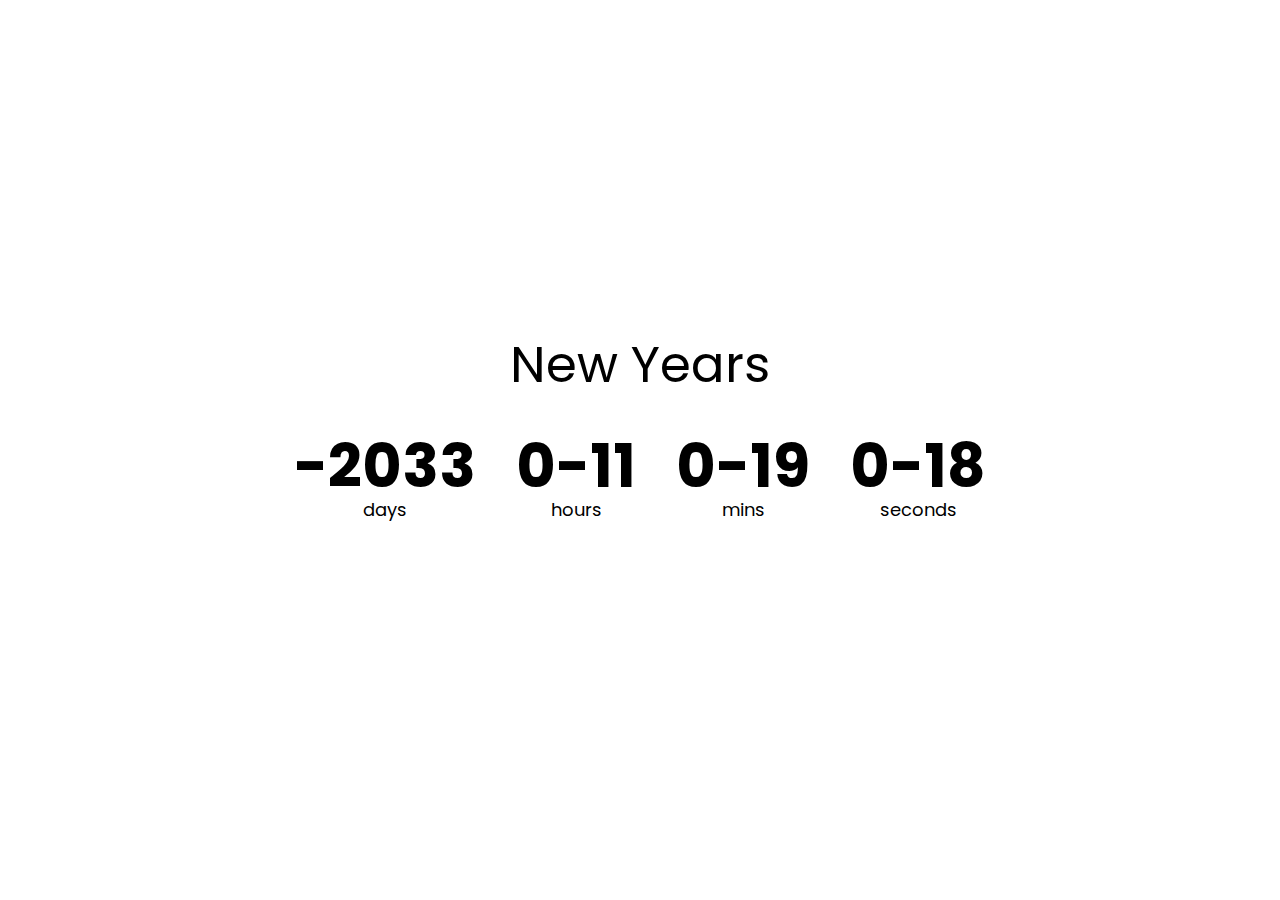
<file: Countdown Timer/index.html>
<!DOCTYPE html>
<html lang="en">
  <head>
    <meta charset="UTF-8" />
    <meta name="viewport" content="width=device-width, initial-scale=1.0" />
    <title>Document</title>
    <link rel="stylesheet" href="./New-Years-Timer/style.css" />
    <script src="./New-Years-Timer/script.js" defer></script>
  </head>
  <body>
    <h1>New Years</h1>
    <div class="countdown-container">
      <div class="countdown-el days-c">
        <p class="big-text" id="days">0</p>
        <span>days</span>
      </div>

      <div class="countdown-el hours-c">
        <p class="big-text" id="hours">0</p>
        <span>hours</span>
      </div>

      <div class="countdown-el mins-c">
        <p class="big-text" id="mins">0</p>
        <span>mins</span>
      </div>

      <div class="countdown-el seconds-c">
        <p class="big-text" id="seconds">0</p>
        <span>seconds</span>
      </div>
    </div>
  </body>
</html>
</file>
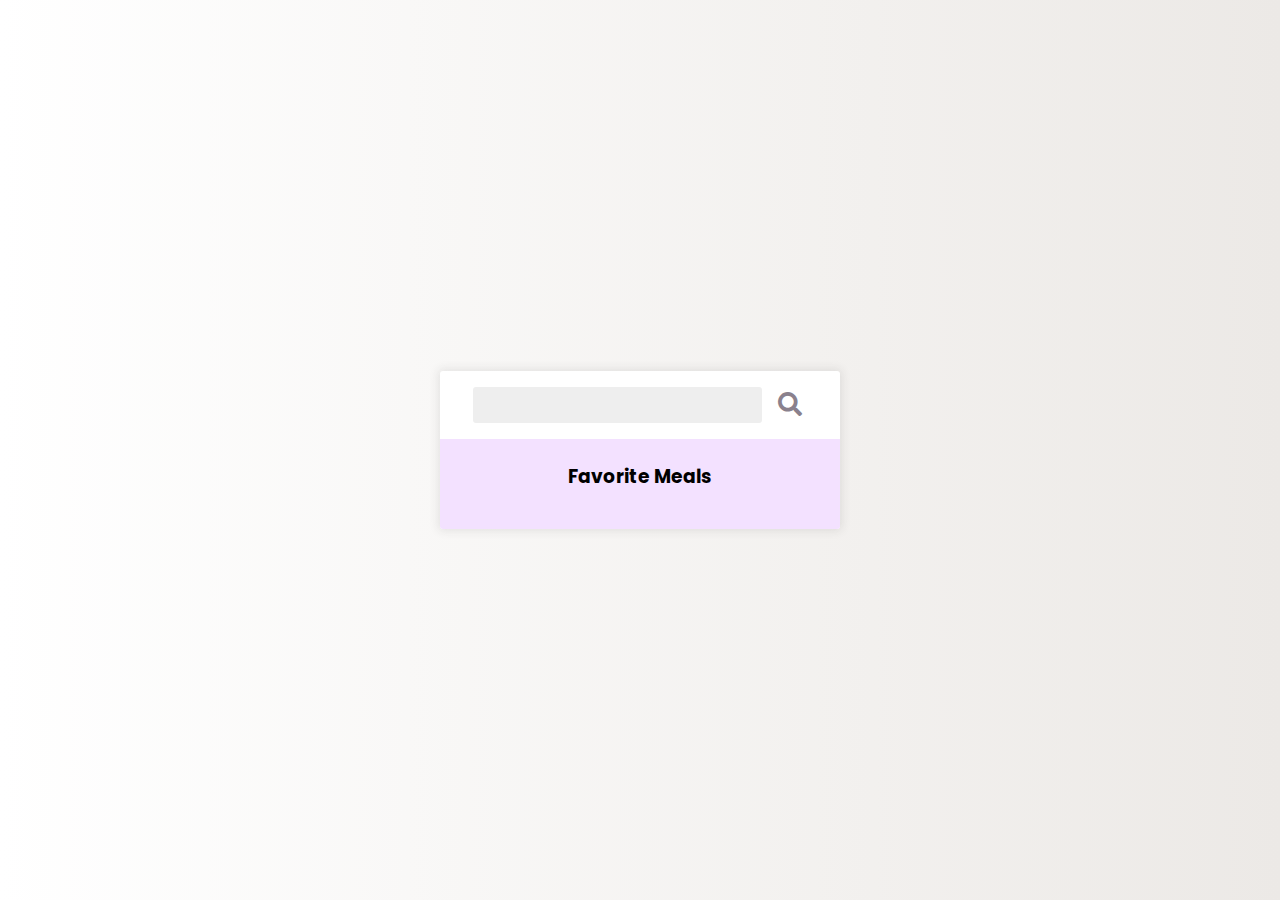
<file: Recipe App/index.html>
<!DOCTYPE html>
<html lang="en">
  <head>
    <meta charset="UTF-8" />
    <meta name="viewport" content="width=device-width, initial-scale=1.0" />
    <title>Recipes</title>
    <link
      rel="stylesheet"
      href="https://cdnjs.cloudflare.com/ajax/libs/font-awesome/5.15.1/css/all.min.css"
    />
    <link rel="stylesheet" href="./src/style.css" />
    <script src="./src/main.js"></script>
  </head>
  <body>
    <div class="mobile-container">
      <header>
        <input type="text" id="search-term" />
        <button id="search"><i class="fas fa-search"></i></button>
      </header>
      <div class="fav-container">
        <h3>Favorite Meals</h3>
        <ul class="fav-meals" id="fav-meals"></ul>
      </div>
      <div class="meals" id="meals"></div>
    </div>

    <div class="popup-container hidden" id="meal-popup">
      <div class="popup">
        <button id="close-popup" class="close-popup">
          <i class="fas fa-times"></i>
        </button>
        <div class="meal-info" id="meal-info"></div>
      </div>
    </div>
    <!-- <div class="mobile-container">
      <header>
        <input type="text" />
        <button id="search">
          <i class="fas fa-search"></i>
        </button>
      </header>

      <div class="fav-container">
        <h3>Favorite Meals</h3>
        <ul class="fav-meals">
          <li>
            <img
              src="https://www.themealdb.com/images/ingredients/Lime.png"
              alt=""
            />
            <span>Lime</span>
          </li>
          <li>
            <img
              src="https://www.themealdb.com/images/media/meals/llcbn01574260722.jpg/preview"
              alt=""
            />
            <span>Carbonara</span>
          </li>
          <li>
            <img
              src="https://www.themealdb.com/images/media/meals/d8f6qx1604182128.jpg"
              alt=""
            />
            <span>Lasagna</span>
          </li>
          <li>
            <img
              src="https://www.themealdb.com/images/media/meals/d8f6qx1604182128.jpg"
              alt=""
            />
            <span>Lasagna</span>
          </li>
          <li>
            <img
              src="https://www.themealdb.com/images/media/meals/d8f6qx1604182128.jpg"
              alt=""
            />
            <span>Lasagna</span>
          </li>
          <li>
            <img
              src="https://www.themealdb.com/images/media/meals/d8f6qx1604182128.jpg"
              alt=""
            />
            <span>Lasagna</span>
          </li>
          <li>
            <img
              src="https://www.themealdb.com/images/media/meals/d8f6qx1604182128.jpg"
              alt=""
            />
            <span>Lasagna</span>
          </li>
        </ul>
      </div>
      <div class="meals">
        <span class="random"> Random Recipe </span>
        <div class="meal">
          <div class="meal-header">
            <img
              src="https://www.themealdb.com/images/media/meals/4er7mj1598733193.jpg"
              alt=""
            />
          </div>

          <div class="meal-body">
            <h4>Veggie Veggie</h4>
            <button><i class="fa fa-heart"></i></button>
          </div>
        </div>
      </div>
    </div> -->
  </body>
</html>
</file>
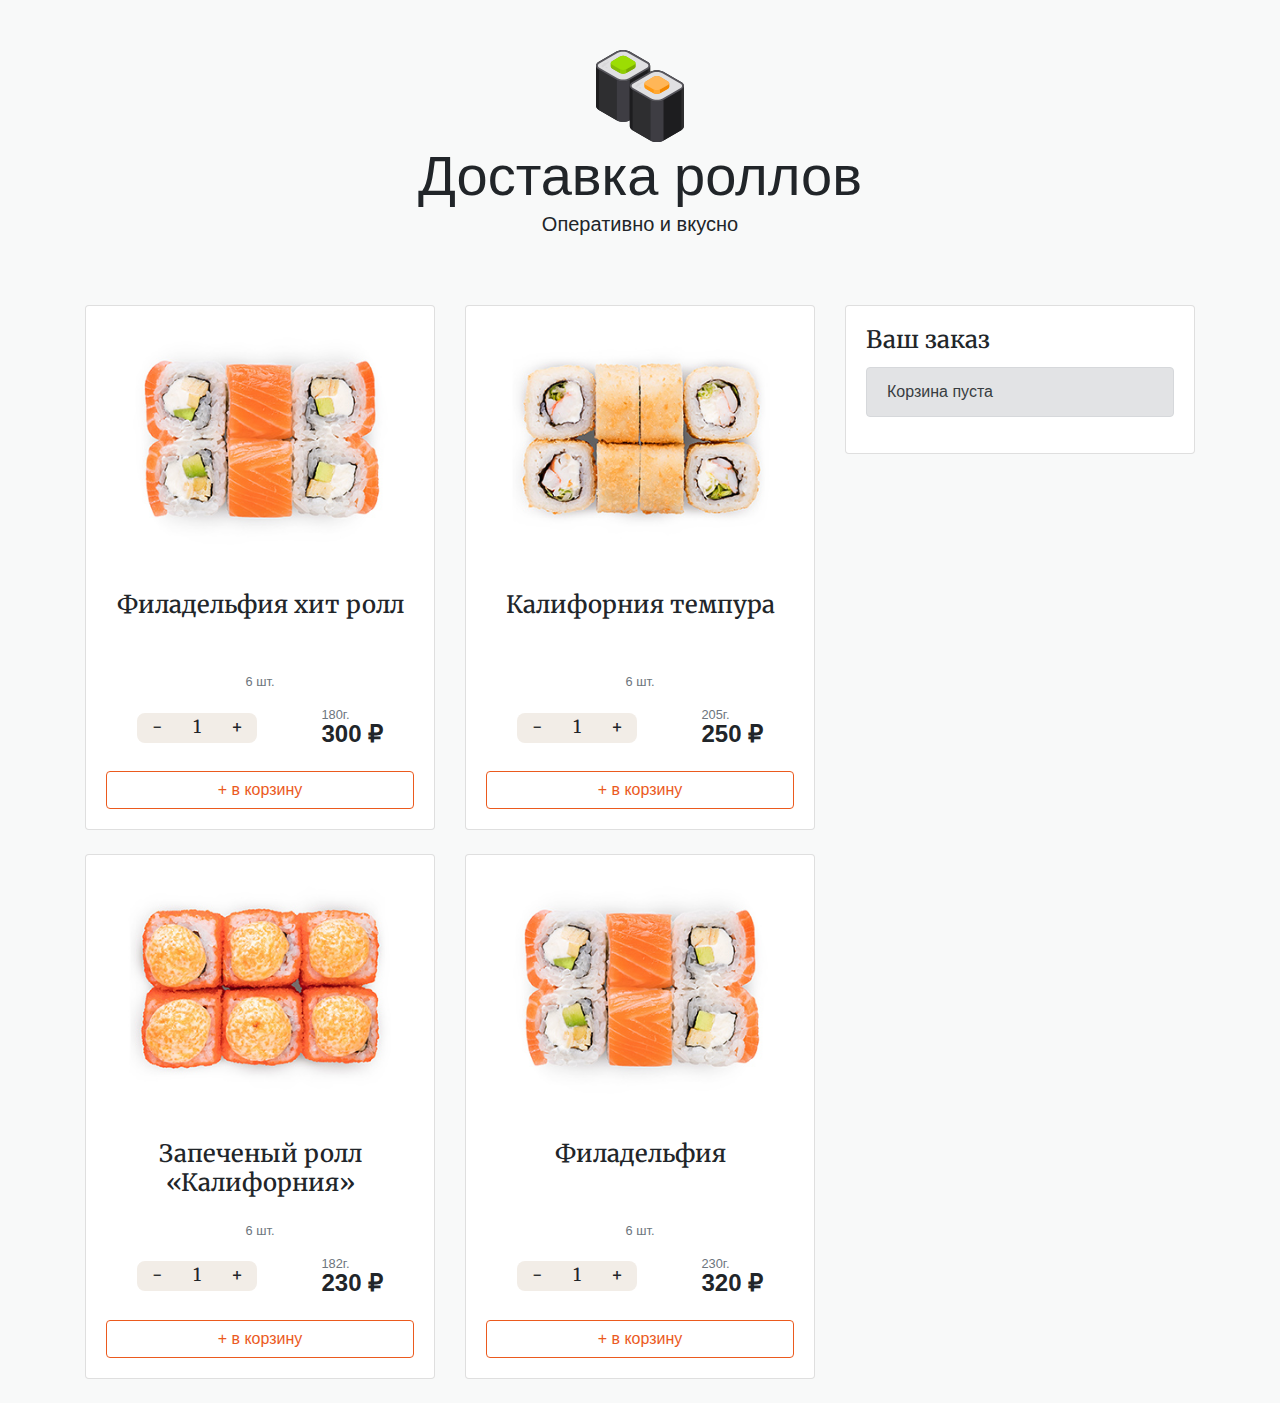
<file: rolli-shop/index.html>
<!DOCTYPE html>
<html lang="en">
  <head>
    <meta charset="UTF-8" />
    <meta
      name="viewport"
      content="width=device-width, initial-scale=1.0, shrink-to-fit=no"
    />
    <title>Магазин роллов</title>
    <link rel="stylesheet" href="libs/bootstrap/css/bootstrap.min.css" />
    <link rel="stylesheet" href="css/main.css" />
    <link
      href="https://fonts.googleapis.com/css?family=Merriweather:300,400,400i,700&amp;subset=cyrillic-ext"
      rel="stylesheet"
    />
  </head>

  <body>
    <header class="header">
      <div class="container text-center">
        <img src="img/logo/logo.svg" width="92" alt="Суши и пицца" />
        <div class="display-4">Доставка роллов</div>
        <p class="lead">Оперативно и вкусно</p>
      </div>
    </header>

    <div class="container mb-5">
      <div class="row">
        <div class="col-md-8">
          <div class="row">
            <!-- Ролл -->
            <div class="col-md-6">
              <div class="card mb-4" data-id="01">
                <img
                  class="product-img"
                  src="img/roll/philadelphia.jpg"
                  alt=""
                />
                <div class="card-body text-center">
                  <h4 class="item-title">Филадельфия хит ролл</h4>
                  <p>
                    <small data-items-in-box class="text-muted">6 шт.</small>
                  </p>

                  <div class="details-wrapper">
                    <div class="items counter-wrapper">
                      <div class="items__control" data-action="minus">-</div>
                      <div class="items__current" data-counter>1</div>
                      <div class="items__control" data-action="plus">+</div>
                    </div>

                    <div class="price">
                      <div class="price__weight">180г.</div>
                      <div class="price__currency">300 ₽</div>
                    </div>
                  </div>

                  <button
                    data-cart
                    type="button"
                    class="btn btn-block btn-outline-warning"
                  >
                    + в корзину
                  </button>
                </div>
              </div>
            </div>
            <!-- // Ролл -->

            <!-- Ролл -->
            <div class="col-md-6">
              <div class="card mb-4" data-id="02">
                <img
                  class="product-img"
                  src="img/roll/california-tempura.jpg"
                  alt=""
                />
                <div class="card-body text-center">
                  <h4 class="item-title">Калифорния темпура</h4>
                  <p>
                    <small data-items-in-box class="text-muted">6 шт.</small>
                  </p>

                  <div class="details-wrapper">
                    <div class="items counter-wrapper">
                      <div class="items__control" data-action="minus">-</div>
                      <div class="items__current" data-counter>1</div>
                      <div class="items__control" data-action="plus">+</div>
                    </div>

                    <div class="price">
                      <div class="price__weight">205г.</div>
                      <div class="price__currency">250 ₽</div>
                    </div>
                  </div>

                  <button
                    data-cart
                    type="button"
                    class="btn btn-block btn-outline-warning"
                  >
                    + в корзину
                  </button>
                </div>
              </div>
            </div>
            <!-- // Ролл -->

            <!-- Ролл -->
            <div class="col-md-6">
              <div class="card mb-4" data-id="03">
                <img
                  class="product-img"
                  src="img/roll/zapech-california.jpg"
                  alt=""
                />
                <div class="card-body text-center">
                  <h4 class="item-title">Запеченый ролл «Калифорния»</h4>
                  <p>
                    <small data-items-in-box class="text-muted">6 шт.</small>
                  </p>

                  <div class="details-wrapper">
                    <div class="items counter-wrapper">
                      <div class="items__control" data-action="minus">-</div>
                      <div class="items__current" data-counter>1</div>
                      <div class="items__control" data-action="plus">+</div>
                    </div>

                    <div class="price">
                      <div class="price__weight">182г.</div>
                      <div class="price__currency">230 ₽</div>
                    </div>
                  </div>

                  <button
                    data-cart
                    type="button"
                    class="btn btn-block btn-outline-warning"
                  >
                    + в корзину
                  </button>
                </div>
              </div>
            </div>
            <!-- // Ролл -->

            <!-- Ролл -->
            <div class="col-md-6">
              <div class="card mb-4" data-id="04">
                <img
                  class="product-img"
                  src="img/roll/philadelphia.jpg"
                  alt=""
                />
                <div class="card-body text-center">
                  <h4 class="item-title">Филадельфия</h4>
                  <p>
                    <small data-items-in-box class="text-muted">6 шт.</small>
                  </p>

                  <div class="details-wrapper">
                    <div class="items counter-wrapper">
                      <div class="items__control" data-action="minus">-</div>
                      <div class="items__current" data-counter>1</div>
                      <div class="items__control" data-action="plus">+</div>
                    </div>

                    <div class="price">
                      <div class="price__weight">230г.</div>
                      <div class="price__currency">320 ₽</div>
                    </div>
                  </div>

                  <button
                    data-cart
                    type="button"
                    class="btn btn-block btn-outline-warning"
                  >
                    + в корзину
                  </button>
                </div>
              </div>
            </div>
            <!-- // Ролл -->
          </div>
        </div>
        <div class="col-md-4">
          <!-- Корзина -->
          <div class="card mb-4">
            <div class="card-body">
              <h4 class="card-title">Ваш заказ</h4>
              <div data-cart-empty class="alert alert-secondary" role="alert">
                Корзина пуста
              </div>
              <!-- cart-wrapper -->
              <div class="cart-wrapper">
                <!-- Cart item -->
                <!-- <div class="cart-item" data-id="02">
                  <div class="cart-item__top">
                    <div class="cart-item__img">
                      <img src="img/roll/california-tempura.jpg" alt="" />
                    </div>
                    <div class="cart-item__desc">
                      <div class="cart-item__title">Калифорния темпура</div>
                      <div class="cart-item__weight">6 шт. / 205г.</div>

                     
                      <div class="cart-item__details">
                        <div class="items items--small counter-wrapper">
                          <div class="items__control" data-action="minus">
                            -
                          </div>
                          <div class="items__current" data-counter="">1</div>
                          <div class="items__control" data-action="plus">+</div>
                        </div>

                        <div class="price">
                          <div class="price__currency">250 ₽</div>
                        </div>
                      </div>
                     
                    </div>
                  </div>
                </div> -->
                <!-- // Cart item -->
              </div>
              <!-- // cart-wrapper -->

              <!-- Стоимость заказа -->
              <div class="cart-total none">
                <p>
                  <span class="h5">Доставка:</span>
                  <span class="delivery-cost free">бесплатно</span>
                </p>
                <p>
                  <span class="h5">Итого:</span>
                  <span class="total-price">330</span>
                  <span class="rouble">₽</span>
                </p>
              </div>
              <!-- // Стоимость заказа -->
            </div>

            <!-- Оформить заказ -->
            <div id="order-form" class="card-body border-top none">
              <h4 class="card-title">Оформить заказ</h4>
              <form>
                <div class="form-group">
                  <input
                    type="text"
                    class="form-control"
                    placeholder="Ваш номер телефона"
                  />
                </div>
                <button type="submit" class="btn btn-primary">Заказать</button>
              </form>
            </div>
            <!-- // Оформить заказ -->
          </div>
          <!-- // Корзина -->
        </div>
      </div>
    </div>

    <script src="./js/counter.js"></script>
    <script src="./js/cart.js"></script>
    <!-- <script src="./js/02-card.js"></script> -->
  </body>
</html>
</file>
<file: Countdown Timer/New-Years-Timer/style.css>
@import url("https://fonts.googleapis.com/css2?family=Poppins:wght@200;400;600;700&display=swap");

* {
  box-sizing: border-box;
}

body {
  background-image: url("https://images.unsplash.com/photo-1491002052546-bf38f186af56?ixlib=rb-1.2.1&ixid=eyJhcHBfaWQiOjEyMDd9&auto=format&fit=crop&w=1083&q=80");
  background-size: cover;
  background-position: center center;
  font-family: "Poppins", sans-serif;
  min-height: 100vh;
  margin: 0;
  display: flex;
  flex-direction: column;
  align-items: center;
  justify-content: center;
}

h1 {
  font-weight: normal;
  font-size: 50px;
  margin-top: -50px;
}

.countdown-container {
  display: flex;
}

.big-text {
  font-weight: bold;
  font-size: 60px;
  line-height: 1;
  margin: 0 20px;
}

.countdown-el {
  text-align: center;
}

.countdown-el span {
  font-size: 18px;
}
</file>
<file: Recipe App/src/style.css>
@import url("https://fonts.googleapis.com/css2?family=Poppins:wght@200;400;600&display=swap");

* {
  box-sizing: border-box;
}

body {
  background: #ece9e6;
  background: -webkit-linear-gradient(to right, #ffffff, #ece9e6);
  background: linear-gradient(to right, #ffffff, #ece9e6);
  display: flex;
  align-items: center;
  justify-content: center;
  font-family: "Poppins", sans-serif;
  margin: 0;
  min-height: 100vh;
}

img {
  max-width: 100%;
}

.mobile-container {
  background-color: #fff;
  box-shadow: 0 0 10px 2px #3333331a;
  border-radius: 3px;
  overflow: hidden;
  width: 400px;
}

header {
  display: flex;
  align-items: center;
  justify-content: center;
  padding: 1rem;
}

header input {
  background-color: #eee;
  border: none;
  border-radius: 3px;
  font-family: inherit;
  padding: 0.5rem 1rem;
}

header button {
  background-color: transparent;
  border: none;
  color: rgb(138, 129, 141);
  font-size: 1.5rem;
  margin-left: 10px;
}

.fav-container {
  background-color: rgb(243, 225, 255);
  padding: 0.25rem 1rem;
  text-align: center;
}

.fav-meals {
  display: flex;
  flex-wrap: wrap;
  justify-content: center;
  list-style-type: none;
  padding: 0;
}

.fav-meals li {
  cursor: pointer;
  position: relative;
  margin: 5px;
  width: 75px;
}

.fav-meals li .clear {
  background-color: transparent;
  border: none;
  cursor: pointer;
  opacity: 0;
  position: absolute;
  top: -0.5rem;
  right: -0.5rem;
  font-size: 1.2rem;
}

.fav-meals li:hover .clear {
  opacity: 1;
}

.fav-meals li img {
  border: 2px solid #ffffff;
  border-radius: 50%;
  box-shadow: 0 0 10px 2px #3333331a;
  object-fit: cover;
  height: 70px;
  width: 70px;
}

.fav-meals li span {
  display: inline-block;
  font-size: 0.9rem;
  white-space: nowrap;
  overflow: hidden;
  text-overflow: ellipsis;
  width: 75px;
}

.meal {
  border-radius: 3px;
  box-shadow: 0 0 10px 2px #3333331a;
  cursor: pointer;
  margin: 1.5rem;
  overflow: hidden;
}

.meal-header {
  position: relative;
}

.meal-header .random {
  position: absolute;
  top: 1rem;
  background-color: #fff;
  padding: 0.25rem 1rem;
  border-top-right-radius: 3px;
  border-bottom-right-radius: 3px;
}

.meal-header img {
  object-fit: cover;
  height: 250px;
  width: 100%;
}

.meal-body {
  display: flex;
  align-items: center;
  justify-content: space-between;
  padding: 1rem;
}

.meal-body h4 {
  margin: 0;
}

.meal-body .fav-btn {
  border: none;
  background-color: transparent;
  color: rgb(197, 188, 188);
  cursor: pointer;
  font-size: 1.2rem;
}

.meal-body .fav-btn.active {
  color: rebeccapurple;
}

.popup-container {
  background-color: rgba(0, 0, 0, 0.5);
  display: flex;
  align-items: center;
  justify-content: center;
  position: fixed;
  left: 0;
  right: 0;
  top: 0;
  bottom: 0;
}

.popup-container.hidden {
  opacity: 0;
  pointer-events: none;
}

.popup {
  background-color: #fff;
  border-radius: 5px;
  padding: 0 2rem;
  position: relative;
  overflow: auto;
  max-height: 100vh;
  max-width: 600px;
  width: 100%;
}

.popup .close-popup {
  background-color: transparent;
  border: none;
  cursor: pointer;
  font-size: 1.5rem;
  position: absolute;
  top: 1rem;
  right: 1rem;
}

.meal-info h1 {
  text-align: center;
}
</file>
<file: rolli-shop/css/main.css>
body, html {
	background-color: #F8F9F9;
	height: 100%;
}

h3, h4 {
	font-family: 'Merriweather', serif;

}

.header {
	padding-top: 50px;
	padding-bottom: 50px;
}

.product-img {
	width: 265px;
	height: auto;
	margin-left: auto;
	margin-right: auto;
}

.item-title {
    font-size: 1.5rem;
    font-weight: 500;
	font-family: 'Merriweather', serif;
	height: 70px;
}

.details-wrapper {
	display: flex;
	justify-content: space-between;
	align-items: center;
	margin-bottom: 25px;
	width: 80%;
	margin-left: auto;
	margin-right: auto;
}

.items {
	font-family: 'Merriweather', serif;
	background: #f2ede7;
	border-radius: 8px;
	width: 120px;
	display: flex;
	font-size: 18px;
	height: 30px;
	overflow: hidden;
}

.items__control {
	width: 40px;
	cursor: pointer;
	transition: 0.2s ease-in;
	text-align: center;
}

.items__control:hover {
    background: #eb5a1e;
    color: #FFF;
}

.items__current {
	width: 40px;
}

/* items--small */
.items.items--small {
	width: 90px;
	font-size: 16px;
	height: 26px;
	text-align: center;
}

.items.items--small .items__control {
	width: 30px;
}

.items.items--small .items__current {
	width: 30px;
}

.price {
	text-align: left;
}

.price__weight {
	color: #6c757d!important;
	font-size: 80%;
	line-height: 1;
}

.price__currency {
	font-size: 1.5rem;
	font-weight: 600;
	line-height: 1;
}

.btn-outline-warning {
    color: #eb5a1e;
    border-color: #eb5a1e;
}

.btn-outline-warning:hover {
    color: #FFF;
    background-color: #eb5a1e;
    border-color: #eb5a1e;
}

.cart-item {

}

.cart-item__top {
	display: flex;
	align-items: flex-start;
	padding-bottom: 15px;
	border-bottom: 1px solid #dee2e6;
	margin-bottom: 15px;
}

.cart-item__img  {

}

.cart-item__img img {
	max-width: 100px;
	height: auto;
}

.cart-item__desc {
	padding-top: 15px;
	padding-left: 15px;
}

.cart-item__title {
	font-family: 'Merriweather', serif;
	font-size: 16px;
    line-height: 1.2;
	font-weight: 600;
	margin-bottom: 5px;
}

.cart-item__weight {
    color: #6c757d!important;
    font-size: 80%;
    line-height: 1;
    margin-bottom: 15px;
}

.cart-item__details {
	display: flex;
	justify-content: flex-start;
	align-items: center;
}

.cart-item__details .price__currency {
	font-size: 18px;
	margin-left: 15px;
}

.cart-total {
	font-size: 18px;
	font-weight: 500;
}

.delivery-cost {

}

.free {
	color: #0EA107;
}

.total-price {
	color: #EB5A1E;
}

.rouble {
	color: #EB5A1E;
}

.none {
	display: none;
}
</file>
